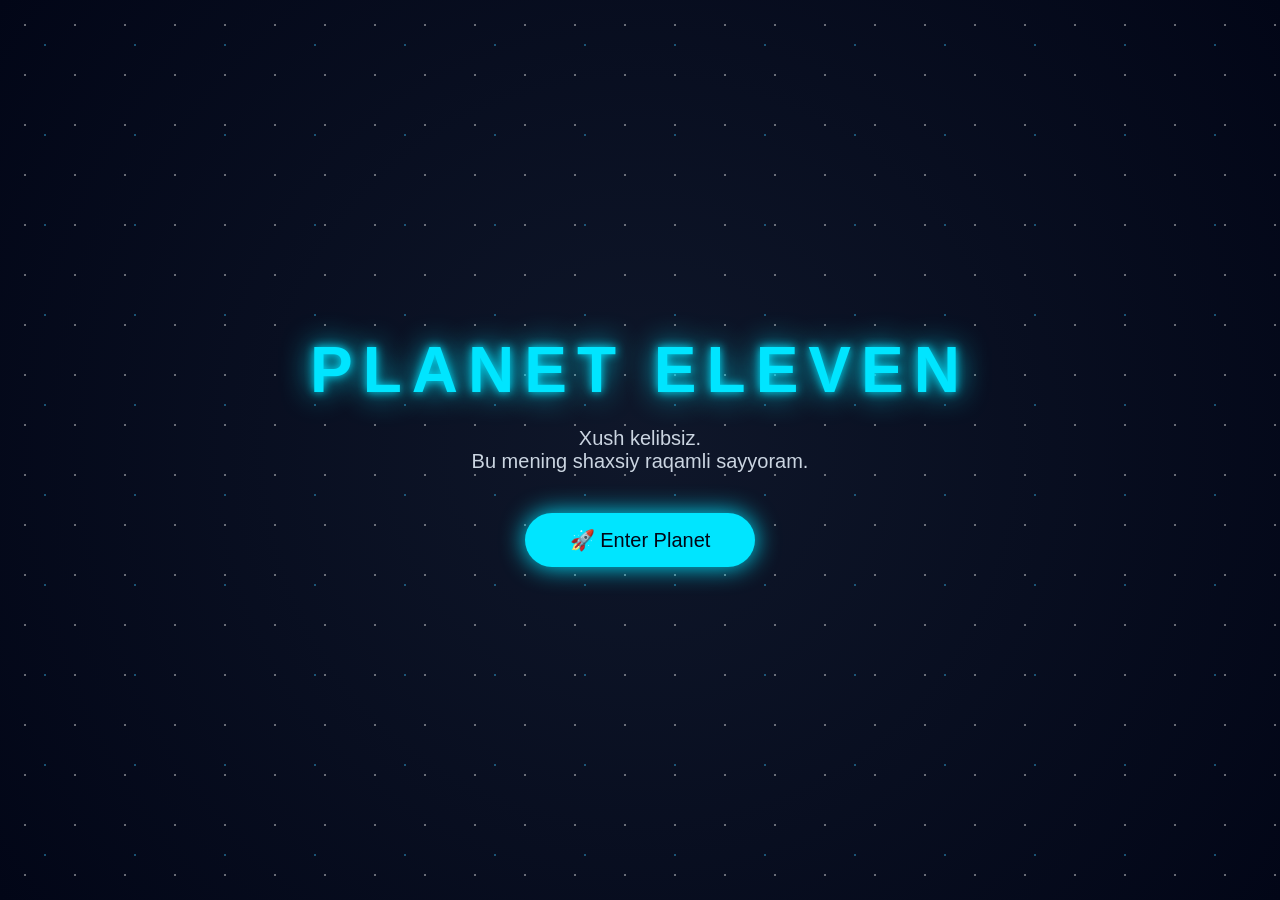
<file: index.html>
<!DOCTYPE html>
<html lang="uz">
<head>
<meta charset="UTF-8">
<meta name="viewport" content="width=device-width, initial-scale=1.0">
<title>Planet ELEVEN</title>

<link rel="stylesheet" href="style.css">

</head>

<body>

<div class="stars"></div>

<div class="container">

<h1>PLANET ELEVEN</h1>

<p>
Xush kelibsiz.<br>
Bu mening shaxsiy raqamli sayyoram.
</p>

<a href="planet.html">
<button>
🚀 Enter Planet
</button>
</a>

</div>

<script src="script.js"></script>

</body>
</html>
</file>
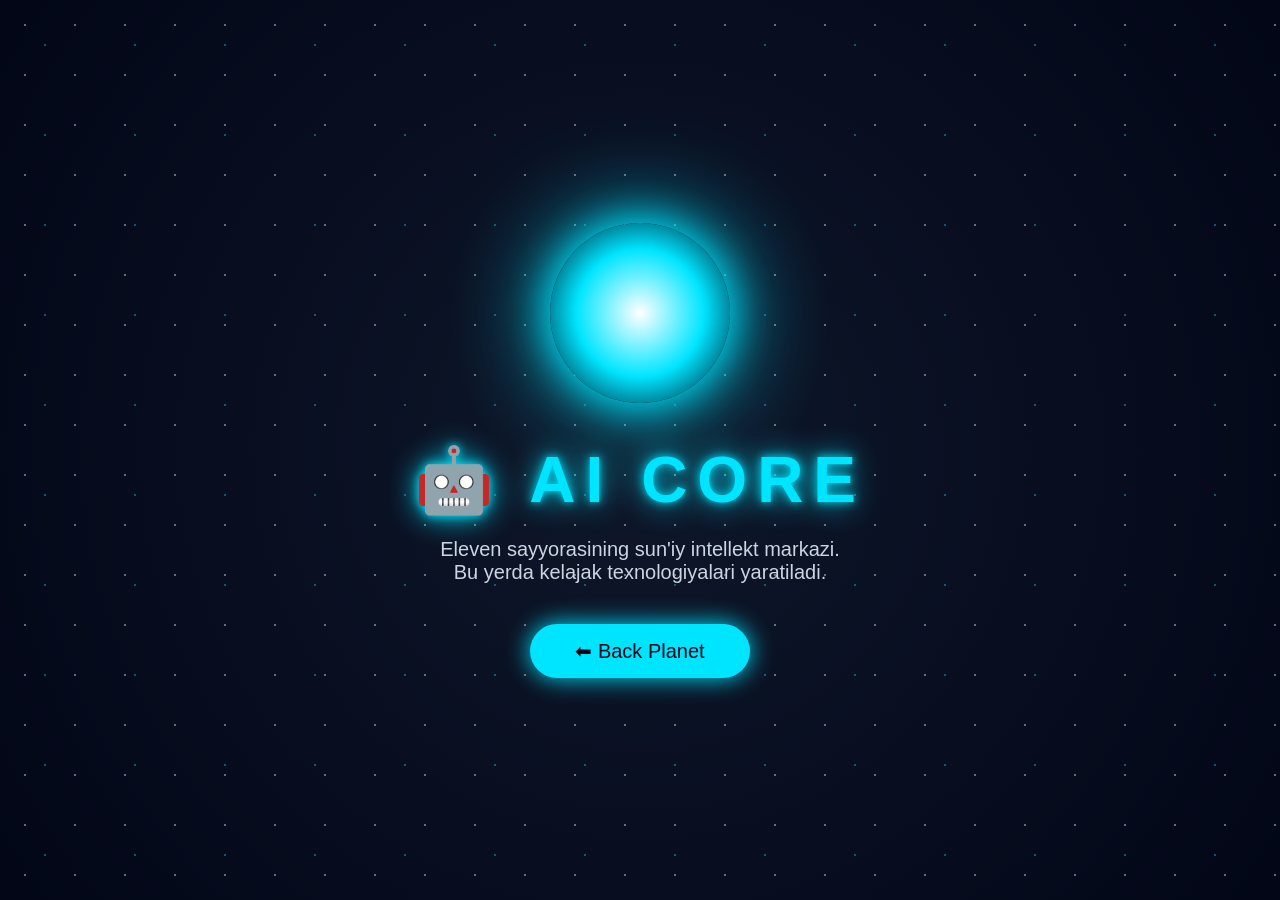
<file: ai.html>
<!DOCTYPE html>
<html lang="uz">
<head>
<meta charset="UTF-8">
<meta name="viewport" content="width=device-width, initial-scale=1.0">
<title>AI Core</title>
<link rel="stylesheet" href="style.css">
</head>

<body>

<div class="stars"></div>

<div class="ai-core">

<div class="core-circle"></div>

<h1>🤖 AI CORE</h1>

<p>
Eleven sayyorasining sun'iy intellekt markazi.<br>
Bu yerda kelajak texnologiyalari yaratiladi.
</p>

<a href="planet.html">
<button>⬅ Back Planet</button>
</a>

</div>

</body>
</html>
</file>
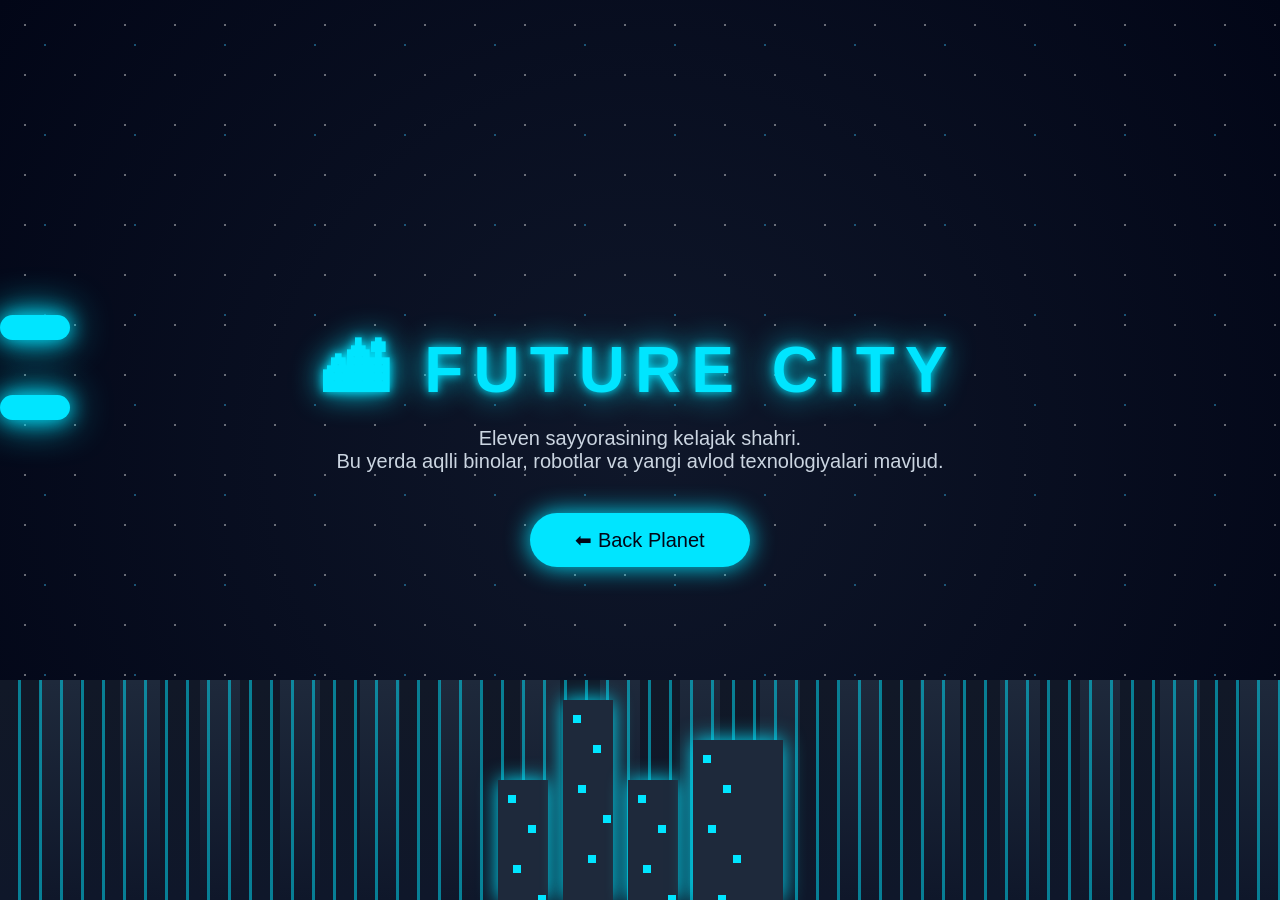
<file: city.html>
<!DOCTYPE html>
<html lang="uz">
<head>
<meta charset="UTF-8">
<meta name="viewport" content="width=device-width, initial-scale=1.0">
<title>Future City</title>
<link rel="stylesheet" href="style.css">
</head>

<body> <div class="stars"></div>

<div class="city-bg"></div>
<div class="buildings">

<div class="building"></div>
<div class="building tall"></div>
<div class="building"></div>
<div class="building big"></div>
<div class="cars">

<div class="car"></div>
<div class="car car2"></div>

</div>
</div>
<div class="container">

<h1>🏙 FUTURE CITY</h1>

<p>
Eleven sayyorasining kelajak shahri.<br>
Bu yerda aqlli binolar, robotlar va yangi avlod texnologiyalari mavjud.
</p>

<a href="planet.html">
<button>⬅ Back Planet</button>
</a>

</div>

</body>
</html>
</file>
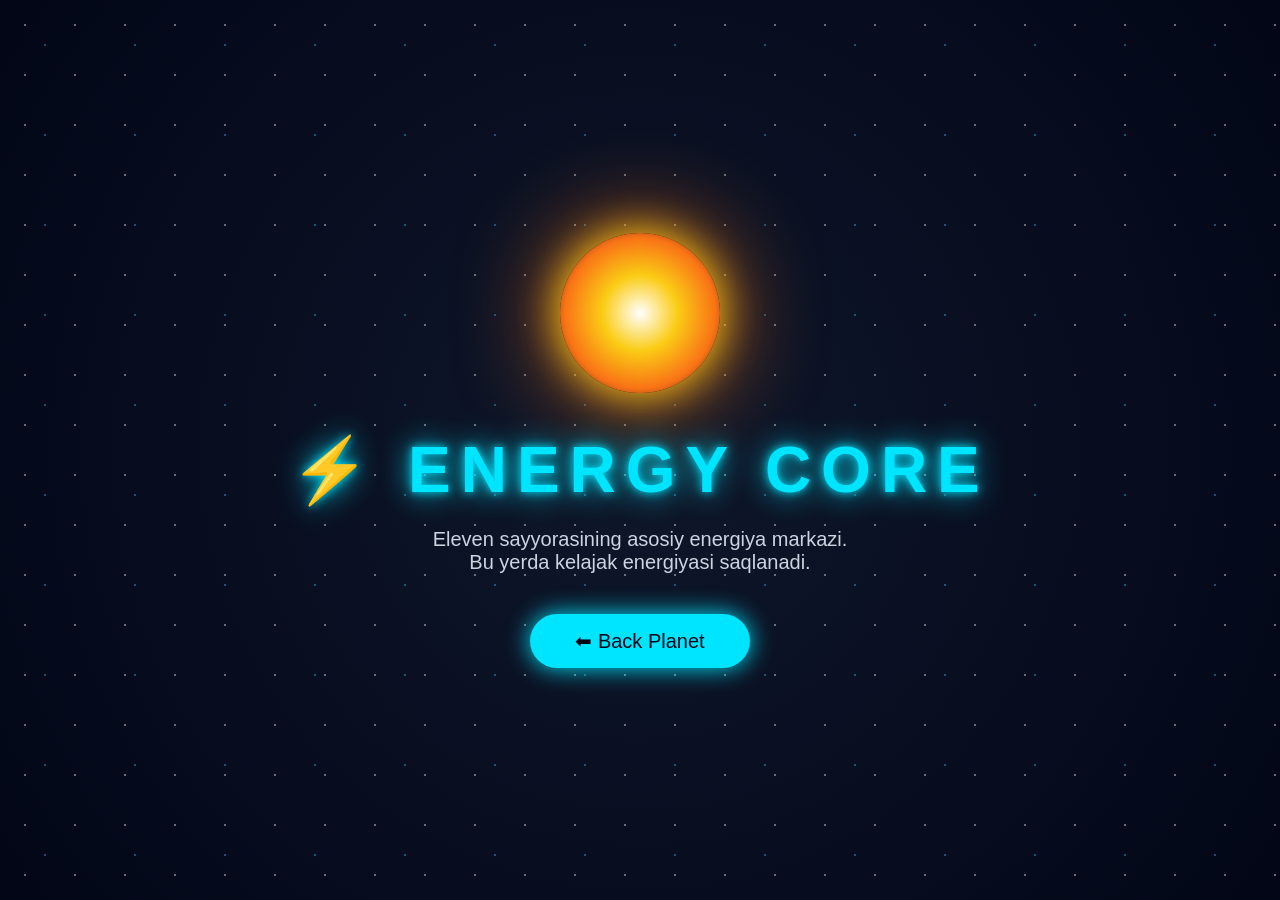
<file: energy.html>
<!DOCTYPE html>
<html lang="uz">
<head>
<meta charset="UTF-8">
<meta name="viewport" content="width=device-width, initial-scale=1.0">
<title>Energy Core</title>
<link rel="stylesheet" href="style.css">
</head>

<body>

<div class="stars"></div>

<div class="energy-core">

<div class="energy-ball"></div>

<h1>⚡ ENERGY CORE</h1>

<p>
Eleven sayyorasining asosiy energiya markazi.<br>
Bu yerda kelajak energiyasi saqlanadi.
</p>

<a href="planet.html">
<button>⬅ Back Planet</button>
</a>

</div>

</body>
</html>
</file>
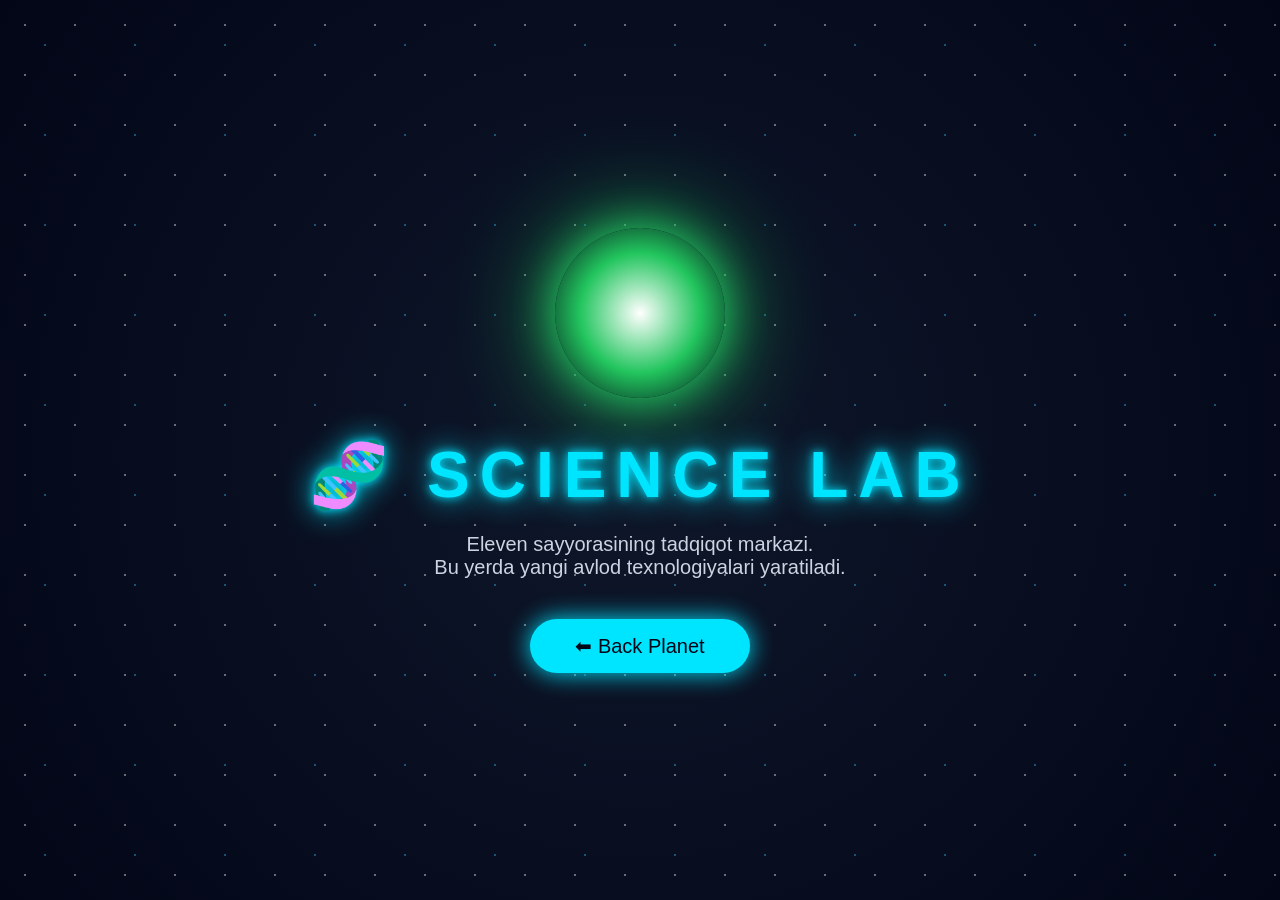
<file: science.html>
<!DOCTYPE html>
<html lang="uz">
<head>
<meta charset="UTF-8">
<meta name="viewport" content="width=device-width, initial-scale=1.0">
<title>Science Lab</title>
<link rel="stylesheet" href="style.css">
</head>

<body>

<div class="stars"></div>

<div class="science-lab">

<div class="lab-core"></div>

<h1>🧬 SCIENCE LAB</h1>

<p>
Eleven sayyorasining tadqiqot markazi.<br>
Bu yerda yangi avlod texnologiyalari yaratiladi.
</p>

<a href="planet.html">
<button>⬅ Back Planet</button>
</a>

</div>

</body>
</html>
</file>
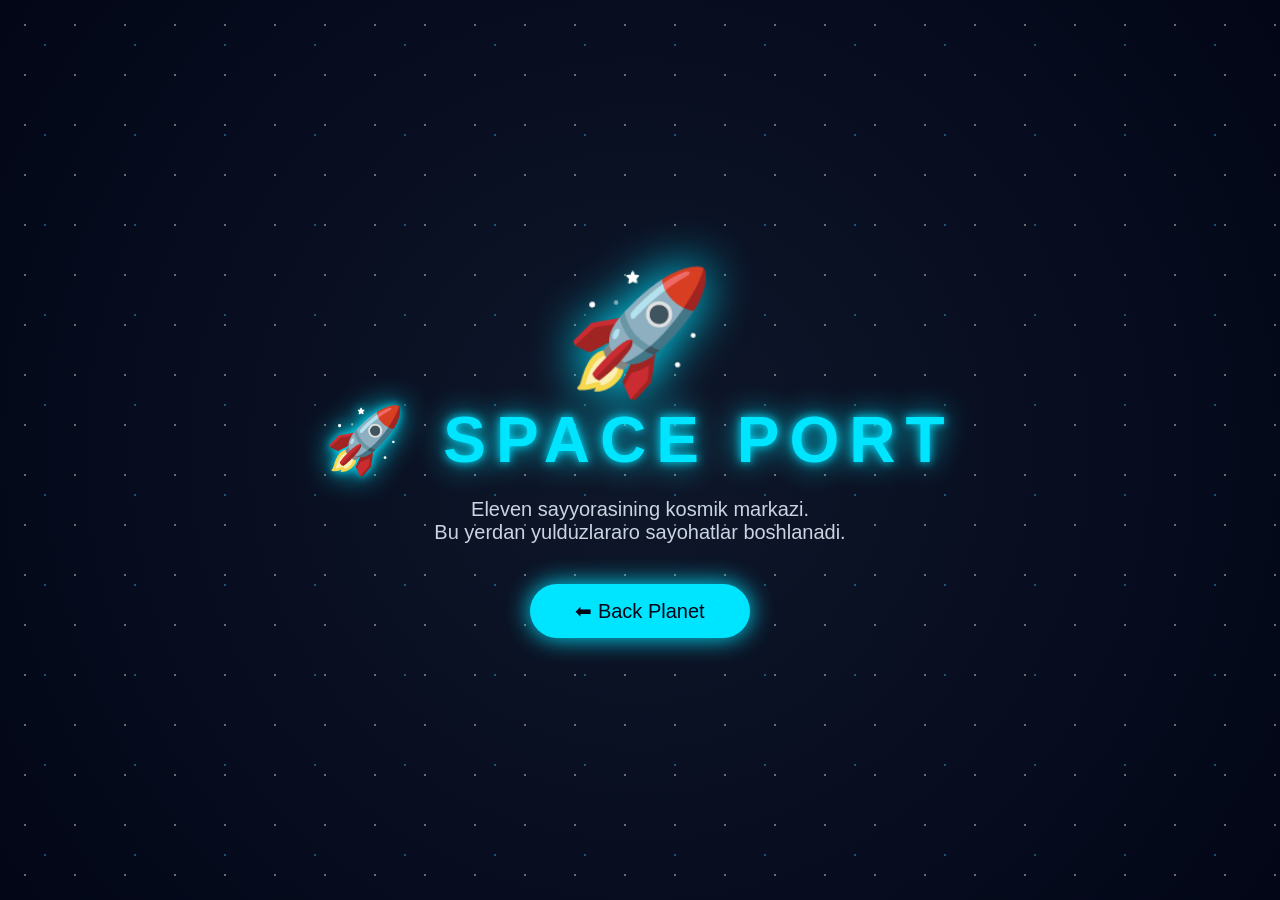
<file: space.html>
<!DOCTYPE html>
<html lang="uz">
<head>
<meta charset="UTF-8">
<meta name="viewport" content="width=device-width, initial-scale=1.0">
<title>Space Port</title>
<link rel="stylesheet" href="style.css">
</head>

<body>

<div class="stars"></div>

<div class="space-port">

<div class="rocket">
🚀
</div>

<h1>🚀 SPACE PORT</h1>

<p>
Eleven sayyorasining kosmik markazi.<br>
Bu yerdan yulduzlararo sayohatlar boshlanadi.
</p>

<a href="planet.html">
<button>⬅ Back Planet</button>
</a>

</div>

</body>
</html>
</file>
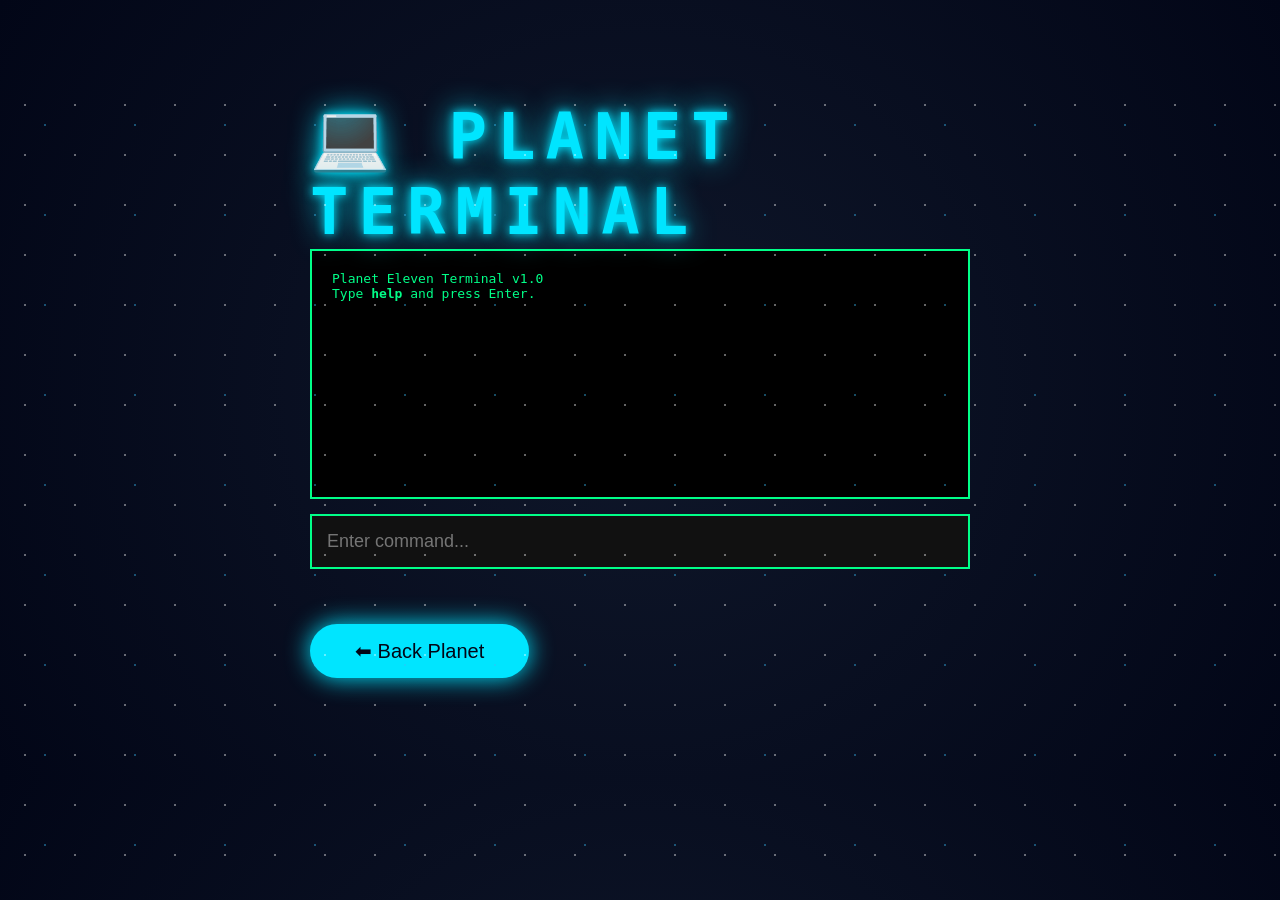
<file: terminal.html>
<!DOCTYPE html>
<html lang="uz">
<head>
<meta charset="UTF-8">
<meta name="viewport" content="width=device-width, initial-scale=1.0">
<title>Planet Terminal</title>
<link rel="stylesheet" href="style.css">
</head>

<body>

<div class="stars"></div>

<div class="terminal">

<h1>💻 PLANET TERMINAL</h1>

<div id="output">
Planet Eleven Terminal v1.0<br>
Type <b>help</b> and press Enter.
</div>

<input
id="command"
type="text"
placeholder="Enter command..."
autocomplete="off">

<br><br>

<a href="planet.html">
<button>⬅ Back Planet</button>
</a>

</div>

<script src="terminal.js"></script>

</body>
</html>
</file>
<file: style.css>
*{
    margin:0;
    padding:0;
    box-sizing:border-box;
}

body{
    background:radial-gradient(circle at center,#0f172a,#020617);
    color:white;
    font-family:Arial,sans-serif;
    overflow:hidden;
}

.stars{
    position:fixed;
    width:200%;
    height:200%;
    background-image:
    radial-gradient(white 1px,transparent 1px),
    radial-gradient(#38bdf8 1px,transparent 1px);
    background-size:50px 50px,90px 90px;
    opacity:.4;
    animation:move 80s linear infinite;
}

@keyframes move{
    from{
        transform:translateY(0);
    }
    to{
        transform:translateY(200px);
    }
}

.container{
    height:100vh;
    display:flex;
    flex-direction:column;
    justify-content:center;
    align-items:center;
    text-align:center;
    position:relative;
    z-index:2;
}

h1{
    font-size:64px;
    letter-spacing:10px;
    color:#00e5ff;
    text-shadow:
    0 0 10px #00e5ff,
    0 0 30px #00e5ff;
    animation:pulse 3s infinite;
}

@keyframes pulse{
    50%{
        text-shadow:
        0 0 20px #00e5ff,
        0 0 60px #00e5ff;
    }
}

p{
    margin-top:20px;
    font-size:20px;
    color:#cbd5e1;
}

button{
    margin-top:40px;
    padding:15px 45px;
    border:none;
    border-radius:50px;
    background:#00e5ff;
    color:#020617;
    font-size:20px;
    cursor:pointer;
    box-shadow:0 0 25px #00e5ff;
    transition:.3s;
}

button:hover{
    transform:scale(1.1);
    box-shadow:0 0 50px #00e5ff;
}
.planet-page{
    height:100vh;
    display:flex;
    flex-direction:column;
    justify-content:center;
    align-items:center;
    text-align:center;
    position:relative;
    z-index:2;
}

.planet{
    width:220px;
    height:220px;
    border-radius:50%;
    background:radial-gradient(circle at 30% 30%,#67e8f9,#2563eb,#020617);
    box-shadow:
    0 0 40px #00e5ff,
    0 0 100px #2563eb;
    animation:rotatePlanet 8s linear infinite;
    margin-bottom:40px;
}

@keyframes rotatePlanet{
    from{
        transform:rotate(0deg);
    }
    to{
        transform:rotate(360deg);
    }
}

.planet-page h1{
    font-size:50px;
}
.menu{
    display:flex;
    gap:20px;
    margin-top:40px;
}

.menu button{
    padding:12px 25px;
    font-size:16px;
}

.menu a{
    text-decoration:none;
}
.city-bg{
    position:fixed;
    bottom:0;
    left:0;
    width:100%;
    height:220px;
    background:
    linear-gradient(to top,#0f172a,transparent),
    repeating-linear-gradient(
        90deg,
        #111827 0 40px,
        #1e293b 40px 80px
    );
    z-index:1;
}

.city-bg::before{
    content:"";
    position:absolute;
    width:100%;
    height:100%;
    background:
    repeating-linear-gradient(
        90deg,
        transparent 0 18px,
        rgba(0,229,255,0.5) 18px 21px
    );
        }
.city-bg{
    animation:cityMove 10s linear infinite;
}

@keyframes cityMove{
    from{
        transform:translateX(0);
    }
    to{
        transform:translateX(-80px);
    }
}
.buildings{
    position:fixed;
    bottom:0;
    width:100%;
    height:250px;
    display:flex;
    justify-content:center;
    align-items:flex-end;
    gap:15px;
    z-index:1;
}

.building{
    width:50px;
    height:120px;
    background:#1e293b;
    box-shadow:0 0 20px #00e5ff;
}

.building.tall{
    height:200px;
}

.building.big{
    width:90px;
    height:160px;
}
.building{
    position:relative;
    overflow:hidden;
}

.building::after{
    content:"";
    position:absolute;
    top:15px;
    left:10px;
    width:8px;
    height:8px;
    background:#00e5ff;
    box-shadow:
    20px 30px #00e5ff,
    5px 70px #00e5ff,
    30px 100px #00e5ff,
    15px 140px #00e5ff;
}

.cars{
    position:fixed;
    top:35%;
    width:100%;
    z-index:2;
}

.car{
    width:70px;
    height:25px;
    background:#00e5ff;
    border-radius:20px;
    box-shadow:
    0 0 20px #00e5ff,
    0 0 40px #00e5ff;
    position:absolute;
    animation:fly 8s linear infinite;
}

.car2{
    top:80px;
    animation-duration:12s;
}

@keyframes fly{
    from{
        left:-100px;
    }
    to{
        left:110%;
    }
}
.space-port{
    height:100vh;
    display:flex;
    flex-direction:column;
    justify-content:center;
    align-items:center;
    text-align:center;
    position:relative;
    z-index:2;
}

.rocket{
    font-size:120px;
    animation:rocketMove 3s ease-in-out infinite;
    filter:drop-shadow(0 0 25px #00e5ff);
}

@keyframes rocketMove{
    0%,100%{
        transform:translateY(20px);
    }
    50%{
        transform:translateY(-30px);
    }
            }
.ai-core{
    height:100vh;
    display:flex;
    flex-direction:column;
    justify-content:center;
    align-items:center;
    text-align:center;
    position:relative;
    z-index:2;
}

.core-circle{
    width:180px;
    height:180px;
    border-radius:50%;
    background:radial-gradient(circle,#ffffff,#00e5ff,#020617);
    box-shadow:
    0 0 40px #00e5ff,
    0 0 100px #00e5ff;
    animation:corePulse 2s infinite;
    margin-bottom:40px;
}

@keyframes corePulse{
    50%{
        transform:scale(1.1);
        box-shadow:
        0 0 80px #00e5ff,
        0 0 140px #00e5ff;
    }
}
.orbit{
    position:absolute;
    width:320px;
    height:320px;
    border:2px solid rgba(0,229,255,.5);
    border-radius:50%;
    animation:orbitMove 10s linear infinite;
}

@keyframes orbitMove{
    from{
        transform:rotate(0deg);
    }
    to{
        transform:rotate(360deg);
    }
}
.energy-core{
    height:100vh;
    display:flex;
    flex-direction:column;
    justify-content:center;
    align-items:center;
    text-align:center;
    position:relative;
    z-index:2;
}

.energy-ball{
    width:160px;
    height:160px;
    border-radius:50%;
    background:radial-gradient(circle,#fff,#facc15,#f97316,#020617);
    box-shadow:
    0 0 40px #facc15,
    0 0 100px #f97316;
    animation:energyPulse 2s infinite;
    margin-bottom:40px;
}

@keyframes energyPulse{
    50%{
        transform:scale(1.15);
    }
    }
.science-lab{
    height:100vh;
    display:flex;
    flex-direction:column;
    justify-content:center;
    align-items:center;
    text-align:center;
    position:relative;
    z-index:2;
}

.lab-core{
    width:170px;
    height:170px;
    border-radius:50%;
    background:radial-gradient(circle,#fff,#22c55e,#020617);
    box-shadow:
    0 0 40px #22c55e,
    0 0 100px #22c55e;
    animation:labPulse 3s infinite;
    margin-bottom:40px;
}

@keyframes labPulse{
    50%{
        transform:scale(1.12);
    }
    }
.map{
    position:absolute;
    width:350px;
    height:350px;
    border-radius:50%;
    animation:mapRotate 20s linear infinite;
}

.map a{
    position:absolute;
    width:55px;
    height:55px;
    border-radius:50%;
    background:#00e5ff;
    color:#020617;
    display:flex;
    justify-content:center;
    align-items:center;
    text-decoration:none;
    font-size:25px;
    box-shadow:0 0 20px #00e5ff;
}

.map a:nth-child(1){
    top:20px;
    left:150px;
}

.map a:nth-child(2){
    top:140px;
    right:10px;
}

.map a:nth-child(3){
    bottom:30px;
    left:70px;
}

.map a:nth-child(4){
    bottom:70px;
    right:80px;
}

.map a:nth-child(5){
    top:120px;
    left:20px;
}

@keyframes mapRotate{
    from{
        transform:rotate(0deg);
    }
    to{
        transform:rotate(360deg);
    }
    }
#startScreen{
    position:fixed;
    inset:0;
    background:#020617;
    display:flex;
    flex-direction:column;
    justify-content:center;
    align-items:center;
    text-align:center;
    z-index:9999;
    cursor:pointer;
}

#startScreen h2{
    color:#00e5ff;
    font-size:40px;
    margin-bottom:20px;
}

#startScreen p{
    color:white;
}
.terminal{
    max-width:700px;
    margin:80px auto;
    padding:20px;
    color:#00ff88;
    font-family:monospace;
}

#output{
    background:#000;
    padding:20px;
    min-height:250px;
    border:2px solid #00ff88;
    overflow:auto;
}

#command{
    width:100%;
    padding:15px;
    margin-top:15px;
    background:#111;
    color:#00ff88;
    border:2px solid #00ff88;
    font-size:18px;
}
#planet3d{
    width:300px;
    height:300px;
    margin:30px auto;
}
</file>
